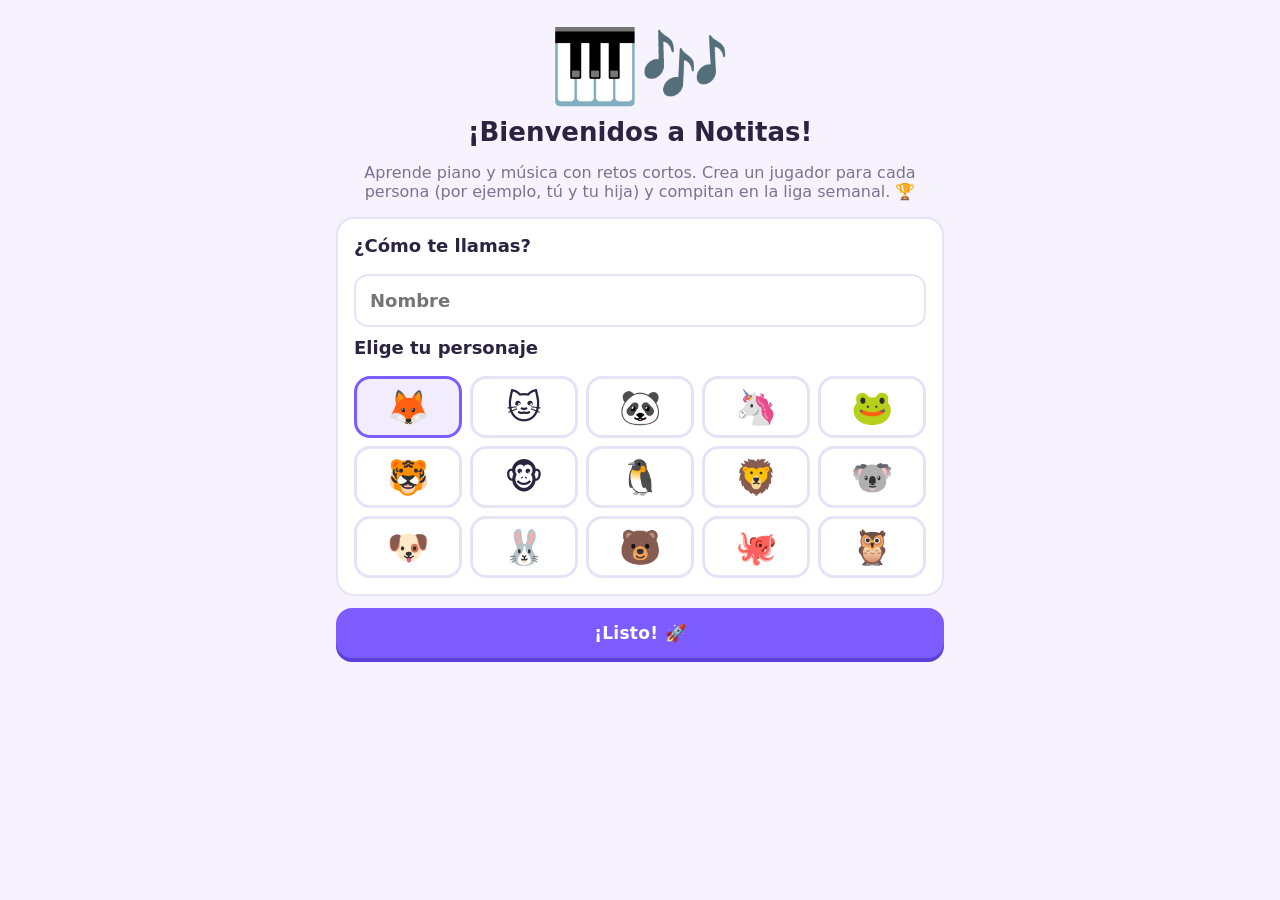
<file: index.html>
<!doctype html>
<html lang="es">
<head>
  <meta charset="utf-8">
  <meta name="viewport" content="width=device-width, initial-scale=1, viewport-fit=cover">
  <title>Notitas · Piano y música</title>
  <meta name="description" content="Aprende piano y música jugando, con retos diarios y liga familiar.">
  <meta name="theme-color" content="#7c5cff">
  <meta name="apple-mobile-web-app-capable" content="yes">
  <meta name="mobile-web-app-capable" content="yes">
  <meta name="apple-mobile-web-app-status-bar-style" content="default">
  <meta name="apple-mobile-web-app-title" content="Notitas">
  <link rel="manifest" href="manifest.webmanifest">
  <link rel="icon" href="icons/icon.svg" type="image/svg+xml">
  <link rel="apple-touch-icon" href="icons/icon-180.png">
  <link rel="stylesheet" href="styles.css">
</head>
<body>
  <div id="app"></div>
  <div id="toasts"></div>
  <script src="app.js"></script>
</body>
</html>
</file>
<file: styles.css>
:root {
  --bg: #f6f3ff;
  --card: #ffffff;
  --ink: #2b2340;
  --muted: #7a7290;
  --line: #e7e2f5;
  --primary: #7c5cff;
  --primary-d: #5b3fd6;
  --ok: #22c55e;
  --ok-d: #15994a;
  --ok-bg: #dcfce7;
  --bad: #ef4444;
  --bad-d: #c62828;
  --bad-bg: #fee2e2;
  --gold: #fbbf24;
  --c: var(--primary);
  --radius: 18px;
}

* { box-sizing: border-box; }
html, body { margin: 0; }
body {
  background: var(--bg);
  color: var(--ink);
  font-family: ui-rounded, "SF Pro Rounded", "Nunito", system-ui, -apple-system, "Segoe UI", sans-serif;
  -webkit-tap-highlight-color: transparent;
  -webkit-font-smoothing: antialiased;
  overscroll-behavior-y: none;
}
button { font: inherit; color: inherit; cursor: pointer; touch-action: manipulation; }
input, textarea { font: inherit; }

#app {
  max-width: 640px;
  margin: 0 auto;
  min-height: 100vh;
  min-height: 100dvh;
  display: flex;
  flex-direction: column;
}
.page { flex: 1; padding: 12px 16px calc(100px + env(safe-area-inset-bottom)); }

/* ---------- Botones ---------- */
.btn {
  display: inline-flex; align-items: center; justify-content: center; gap: 8px;
  border: none; border-radius: 16px;
  padding: 15px 20px;
  font-size: 17px; font-weight: 800; letter-spacing: .3px;
  background: var(--primary); color: #fff;
  box-shadow: 0 4px 0 var(--primary-d);
  transition: transform .06s, box-shadow .06s, filter .15s;
  user-select: none;
}
.btn:active { transform: translateY(4px); box-shadow: 0 0 0 transparent; }
.btn[disabled] { background: #d9d4e6; box-shadow: 0 4px 0 #c3bcd6; color: #fff; cursor: default; }
.btn.block { width: 100%; }
.btn.ok { background: var(--ok); box-shadow: 0 4px 0 var(--ok-d); }
.btn.bad { background: var(--bad); box-shadow: 0 4px 0 var(--bad-d); }
.btn.gold { background: var(--gold); box-shadow: 0 4px 0 #d69a00; color: #4a3500; }
.btn.ghost { background: #fff; color: var(--primary); box-shadow: 0 4px 0 var(--line); border: 2px solid var(--line); }
.btn.small { padding: 10px 14px; font-size: 15px; }
.icon-btn { background: none; border: none; font-size: 24px; padding: 6px 10px; color: var(--muted); }

/* ---------- Barra superior ---------- */
.topbar {
  position: sticky; top: 0; z-index: 10;
  display: flex; align-items: center; justify-content: space-between; gap: 10px;
  padding: calc(env(safe-area-inset-top) + 10px) 16px 10px;
  background: rgba(246, 243, 255, .92);
  backdrop-filter: blur(10px); -webkit-backdrop-filter: blur(10px);
  border-bottom: 2px solid var(--line);
}
.player-chip {
  display: flex; align-items: center; gap: 8px;
  background: #fff; border: 2px solid var(--line); border-radius: 999px;
  padding: 4px 12px 4px 4px; font-weight: 800;
}
.player-chip .av { font-size: 24px; width: 34px; height: 34px; display: grid; place-items: center; background: var(--bg); border-radius: 50%; }
.stats { display: flex; gap: 12px; font-weight: 800; font-size: 17px; }
.stat.fire { color: #f97316; }
.stat.star { color: #d69a00; }
.stat.off { filter: grayscale(1); opacity: .5; }

/* ---------- Barra de pestañas ---------- */
.tabbar {
  position: fixed; left: 0; right: 0; bottom: 0; z-index: 10;
  background: #fff; border-top: 2px solid var(--line);
  padding-bottom: env(safe-area-inset-bottom);
}
.tabbar-inner { max-width: 640px; margin: 0 auto; display: flex; }
.tab {
  flex: 1; background: none; border: none; padding: 10px 4px 12px;
  display: flex; flex-direction: column; align-items: center; gap: 2px;
  font-size: 12px; font-weight: 800; color: var(--muted);
}
.tab .ti { font-size: 26px; filter: grayscale(.7); opacity: .7; transition: transform .15s; }
.tab.active { color: var(--primary); }
.tab.active .ti { filter: none; opacity: 1; transform: scale(1.12); }

/* ---------- Tarjetas ---------- */
.card {
  background: var(--card); border: 2px solid var(--line); border-radius: var(--radius);
  padding: 16px; margin: 12px 0;
}
.card h3 { margin: 0 0 8px; font-size: 18px; }
.muted { color: var(--muted); }
.center { text-align: center; }
h1.title { font-size: 26px; margin: 8px 0 4px; }

.goal { display: flex; align-items: center; gap: 14px; }
.goal .gi { font-size: 34px; }
.goal .gb { flex: 1; }
.progress { height: 14px; background: var(--line); border-radius: 999px; overflow: hidden; }
.progress > div { height: 100%; background: var(--gold); border-radius: 999px; transition: width .4s; }

/* ---------- Camino de lecciones ---------- */
.unit-head {
  background: var(--c); color: #fff; border-radius: var(--radius);
  padding: 16px 18px; margin: 22px 0 8px;
  box-shadow: 0 4px 0 rgba(0,0,0,.18);
  display: flex; align-items: center; gap: 14px;
}
.unit-head .ui { font-size: 36px; }
.unit-head h2 { margin: 0; font-size: 20px; }
.unit-head p { margin: 2px 0 0; opacity: .9; font-weight: 600; }
.path { display: flex; flex-direction: column; align-items: center; padding: 8px 0 4px; }
.node-wrap { display: flex; flex-direction: column; align-items: center; margin: 8px 0; position: relative; }
.node {
  width: 76px; height: 76px; border-radius: 50%; border: none;
  background: var(--c); color: #fff; font-size: 32px;
  box-shadow: 0 7px 0 rgba(0,0,0,.22);
  display: grid; place-items: center;
  transition: transform .08s;
}
.node:active { transform: translateY(5px); box-shadow: 0 2px 0 rgba(0,0,0,.22); }
.node.locked { background: #ddd8e8; box-shadow: 0 7px 0 #c6bfd6; color: #9e96b3; }
.node.current { animation: pulse 1.6s infinite; }
.node-label { font-weight: 800; font-size: 13px; margin-top: 10px; color: var(--ink); max-width: 140px; text-align: center; }
.node-label.locked { color: #aaa3bd; }
.node-stars { font-size: 13px; letter-spacing: 1px; height: 16px; }
.start-bubble {
  position: absolute; top: -34px; background: #fff; color: var(--c); border: 2px solid var(--line);
  font-weight: 900; font-size: 13px; padding: 4px 10px; border-radius: 10px; white-space: nowrap;
  animation: bob 1.2s ease-in-out infinite;
}
@keyframes pulse { 0%,100% { box-shadow: 0 7px 0 rgba(0,0,0,.22), 0 0 0 0 color-mix(in srgb, var(--c) 50%, transparent); } 50% { box-shadow: 0 7px 0 rgba(0,0,0,.22), 0 0 0 12px transparent; } }
@keyframes bob { 0%,100% { transform: translateY(0); } 50% { transform: translateY(-4px); } }

/* ---------- Lección ---------- */
.lesson { display: flex; flex-direction: column; min-height: 100vh; min-height: 100dvh; }
.lesson-top {
  display: flex; align-items: center; gap: 10px;
  padding: calc(env(safe-area-inset-top) + 10px) 12px 8px;
}
.bar { flex: 1; height: 16px; background: var(--line); border-radius: 999px; overflow: hidden; }
.bar-fill { height: 100%; width: 0; background: var(--c); border-radius: 999px; transition: width .35s; }
.bar-fill.timer { background: var(--gold); transition: width .1s linear; }
.hearts { font-weight: 900; color: var(--bad); font-size: 18px; min-width: 52px; text-align: right; }
.score { font-weight: 900; font-size: 18px; min-width: 60px; text-align: right; color: var(--primary); }
.lesson-body { flex: 1; padding: 8px 16px 16px; display: flex; flex-direction: column; }
.ex { display: flex; flex-direction: column; gap: 14px; flex: 1; }
.q-title { font-size: 22px; margin: 8px 0 0; }
.big-name {
  align-self: center; font-size: 44px; font-weight: 900; color: var(--c);
  background: #fff; border: 2px solid var(--line); border-radius: 20px; padding: 6px 28px;
}
.lesson-foot {
  padding: 16px 16px calc(16px + env(safe-area-inset-bottom));
  display: flex; flex-direction: column; gap: 12px;
  min-height: 20px;
}
.lesson-foot.ok { background: var(--ok-bg); animation: slideUp .2s; }
.lesson-foot.bad { background: var(--bad-bg); animation: slideUp .2s; }
.fb-msg { font-weight: 900; font-size: 20px; }
.fb-msg small { display: block; font-size: 16px; font-weight: 700; margin-top: 2px; }
.ok .fb-msg { color: var(--ok-d); }
.bad .fb-msg { color: var(--bad-d); }
@keyframes slideUp { from { transform: translateY(40px); opacity: 0; } to { transform: none; opacity: 1; } }
.fade-in { animation: fadeIn .25s; }
@keyframes fadeIn { from { opacity: 0; transform: translateY(8px); } to { opacity: 1; transform: none; } }

/* Opciones */
.opts { display: grid; grid-template-columns: 1fr 1fr; gap: 12px; margin-top: auto; }
.opts.one { grid-template-columns: 1fr; }
.opt {
  background: #fff; border: 2px solid var(--line); border-radius: 16px;
  box-shadow: 0 4px 0 var(--line);
  padding: 18px 10px; font-size: 22px; font-weight: 800;
  transition: transform .06s;
}
.opt.text { font-size: 17px; padding: 16px 12px; }
.opt:active { transform: translateY(3px); box-shadow: 0 1px 0 var(--line); }
.opt.good { background: var(--ok-bg); border-color: var(--ok); box-shadow: 0 4px 0 var(--ok); color: var(--ok-d); }
.opt.bad { background: var(--bad-bg); border-color: var(--bad); box-shadow: 0 4px 0 var(--bad); color: var(--bad-d); animation: shake .35s; }
@keyframes shake { 0%,100% { transform: translateX(0); } 25% { transform: translateX(-6px); } 75% { transform: translateX(6px); } }
.shake { animation: shake .35s; }

.listen {
  align-self: center; width: 120px; height: 120px; border-radius: 50%; border: none;
  background: var(--c); color: #fff; font-size: 50px; box-shadow: 0 7px 0 rgba(0,0,0,.22);
}
.listen:active { transform: translateY(5px); box-shadow: 0 2px 0 rgba(0,0,0,.22); }

/* Piano */
.piano {
  position: relative; display: flex; width: 100%; height: 190px; margin: 4px auto 0;
  user-select: none; -webkit-user-select: none; touch-action: none;
  padding: 0 2px;
}
.piano.short { height: 160px; }
.key { border: none; padding: 0; -webkit-touch-callout: none; }
.key.white {
  flex: 1; margin: 0 1.5px; background: #fff;
  border: 2px solid #d6d0e6; border-top: none; border-radius: 0 0 12px 12px;
  box-shadow: inset 0 -7px 0 #ebe7f5;
  display: flex; align-items: flex-end; justify-content: center; padding-bottom: 12px;
  font-weight: 800; font-size: 14px; color: var(--muted);
}
.key.black {
  position: absolute; top: 0; height: 60%; z-index: 2;
  background: #2b2340; border-radius: 0 0 8px 8px;
  box-shadow: inset 0 -6px 0 #0d0a16;
  display: flex; align-items: flex-end; justify-content: center; padding-bottom: 8px;
  font-size: 10px; font-weight: 800; color: #cfc8e6;
}
.key.down { filter: brightness(.85); }
.key.white.down { box-shadow: inset 0 -2px 0 #ebe7f5; }
.key.hl { background: #ffd84d !important; color: #4a3500; }
.key.sel { background: #b8a4ff !important; color: #fff; }
.key.good { background: var(--ok) !important; color: #fff; }
.key.bad { background: var(--bad) !important; color: #fff; }
.key.next { animation: glow 1s infinite; }
@keyframes glow { 0%,100% { background: #fff7c2; } 50% { background: #ffd84d; } }
.key.black.next { animation: glowb 1s infinite; }
@keyframes glowb { 0%,100% { background: #6b5a1c; } 50% { background: #ffd84d; } }

/* Pentagrama y figuras */
.staff { width: 100%; max-width: 420px; align-self: center; background: #fff; border: 2px solid var(--line); border-radius: 18px; }
.staff .clef { font-family: "Apple Symbols", "Noto Music", "Bravura", "Segoe UI Symbol", serif; }
.figs { display: flex; align-items: center; justify-content: center; gap: 6px; background: #fff; border: 2px solid var(--line); border-radius: 18px; padding: 10px; flex-wrap: wrap; }
.figs .plus { font-size: 34px; font-weight: 900; color: var(--muted); }
.fig { width: 54px; height: 96px; }
.fig-lbl { display: flex; flex-direction: column; align-items: center; font-weight: 800; font-size: 13px; }

/* Chips de melodía */
.chips { display: flex; flex-wrap: wrap; gap: 6px; justify-content: center; }
.chip {
  background: #fff; border: 2px solid var(--line); border-radius: 10px;
  padding: 5px 9px; font-weight: 800; font-size: 15px; color: var(--muted);
}
.chip.cur { border-color: var(--c); color: var(--c); transform: scale(1.12); background: #fffbe6; }
.chip.done { background: var(--ok-bg); border-color: var(--ok); color: var(--ok-d); }
.row { display: flex; gap: 10px; align-items: center; justify-content: center; flex-wrap: wrap; }
.hint-chips { display: flex; gap: 8px; justify-content: center; }

.info-card {
  background: #fff; border: 2px solid var(--line); border-radius: 20px; padding: 18px;
  font-size: 19px; line-height: 1.45; font-weight: 600;
}
.info-card .ii { font-size: 46px; display: block; text-align: center; margin-bottom: 6px; }

/* Fin de lección */
.end { flex: 1; display: flex; flex-direction: column; align-items: center; justify-content: center; gap: 14px; padding: 24px 16px calc(24px + env(safe-area-inset-bottom)); text-align: center; }
.end .big { font-size: 84px; animation: pop .5s; }
.end h1 { margin: 0; font-size: 30px; }
.stars-big { font-size: 44px; letter-spacing: 6px; }
.stars-big .off { filter: grayscale(1); opacity: .3; }
.tiles { display: grid; grid-template-columns: repeat(3, 1fr); gap: 10px; width: 100%; }
.tile { border-radius: 16px; border: 2px solid var(--tc, var(--gold)); background: #fff; overflow: hidden; }
.tile .tl { background: var(--tc, var(--gold)); color: #fff; font-weight: 900; font-size: 12px; padding: 4px; text-transform: uppercase; }
.tile .tv { font-weight: 900; font-size: 24px; padding: 10px 4px; }
@keyframes pop { 0% { transform: scale(.3); } 70% { transform: scale(1.15); } 100% { transform: scale(1); } }

/* Liga */
.rank { display: flex; align-items: center; gap: 12px; padding: 12px; border-radius: 16px; background: #fff; border: 2px solid var(--line); margin: 8px 0; }
.rank.me { border-color: var(--primary); background: #f1edff; }
.rank .pos { font-size: 24px; width: 34px; text-align: center; font-weight: 900; color: var(--muted); }
.rank .av { font-size: 30px; }
.rank .nm { flex: 1; font-weight: 800; }
.rank .nm small { display: block; color: var(--muted); font-weight: 700; font-size: 13px; }
.rank .pts { font-weight: 900; font-size: 20px; color: var(--primary); }

/* Perfiles */
.players { display: grid; grid-template-columns: repeat(auto-fill, minmax(140px, 1fr)); gap: 12px; }
.pcard { background: #fff; border: 2px solid var(--line); border-radius: 20px; box-shadow: 0 5px 0 var(--line); padding: 18px 10px; text-align: center; font-weight: 800; font-size: 18px; }
.pcard .av { font-size: 54px; display: block; }
.pcard small { display: block; color: var(--muted); font-size: 13px; }
.avatars { display: grid; grid-template-columns: repeat(5, 1fr); gap: 8px; }
.avatar-opt { font-size: 34px; background: #fff; border: 3px solid var(--line); border-radius: 16px; padding: 8px 0; }
.avatar-opt.sel { border-color: var(--primary); background: #f1edff; }
.field { width: 100%; padding: 14px; border-radius: 14px; border: 2px solid var(--line); font-size: 18px; font-weight: 700; background: #fff; color: var(--ink); }
textarea.field { min-height: 90px; font-size: 14px; font-family: ui-monospace, monospace; }

.badges { display: grid; grid-template-columns: repeat(auto-fill, minmax(92px, 1fr)); gap: 10px; }
.badge { text-align: center; background: #fff; border: 2px solid var(--line); border-radius: 16px; padding: 10px 6px; font-size: 12px; font-weight: 800; }
.badge .bi { font-size: 34px; display: block; }
.badge.off { opacity: .4; filter: grayscale(1); }

.setting { display: flex; align-items: center; justify-content: space-between; gap: 12px; padding: 12px 0; border-bottom: 2px solid var(--line); font-weight: 700; }
.setting:last-child { border-bottom: none; }
.seg { display: flex; background: var(--bg); border-radius: 12px; padding: 3px; }
.seg button { border: none; background: none; padding: 8px 12px; border-radius: 10px; font-weight: 800; color: var(--muted); }
.seg button.on { background: #fff; color: var(--primary); box-shadow: 0 2px 0 var(--line); }
.stack { display: flex; flex-direction: column; gap: 10px; }

/* Toasts y confeti */
#toasts { position: fixed; top: calc(env(safe-area-inset-top) + 12px); left: 0; right: 0; display: flex; flex-direction: column; align-items: center; gap: 8px; z-index: 100; pointer-events: none; }
.toast { background: var(--ink); color: #fff; padding: 12px 18px; border-radius: 14px; font-weight: 800; box-shadow: 0 6px 20px rgba(0,0,0,.2); animation: slideDown .25s; max-width: 90vw; text-align: center; }
@keyframes slideDown { from { transform: translateY(-20px); opacity: 0; } to { transform: none; opacity: 1; } }
.confetti { position: fixed; top: -12px; width: 10px; height: 14px; z-index: 99; pointer-events: none; animation: fall linear forwards; border-radius: 2px; }
@keyframes fall { to { transform: translateY(110vh) rotate(720deg); } }
.flash-ok { animation: flashOk .3s; }
.flash-bad { animation: flashBad .4s; }
@keyframes flashOk { 50% { background: var(--ok-bg); } }
@keyframes flashBad { 50% { background: var(--bad-bg); } }
.combo { font-weight: 900; color: #f97316; text-align: center; min-height: 22px; }

@media (min-width: 700px) {
  .piano { height: 220px; }
  .q-title { font-size: 26px; }
}
@media (max-height: 640px) {
  .piano { height: 150px; }
  .listen { width: 96px; height: 96px; font-size: 40px; }
}

/* Banner de nivel */
.level-banner {
  display: flex; align-items: center; justify-content: center; gap: 10px;
  margin: 34px 0 6px; font-weight: 900; font-size: 20px; color: var(--ink);
  text-transform: uppercase; letter-spacing: .5px;
}
.level-banner::before, .level-banner::after { content: ''; flex: 1; height: 3px; background: var(--line); border-radius: 3px; }
.level-banner span { font-size: 30px; }

/* ---------- Banda pixel ---------- */
.band { padding: 14px; }
.band-head { display: flex; align-items: baseline; justify-content: space-between; gap: 8px; margin-bottom: 8px; }
.band-head h3 { margin: 0; }
.band-head .muted { font-size: 13px; font-weight: 700; }
.band-canvas { display: block; width: 100%; height: auto; aspect-ratio: 176 / 72; image-rendering: pixelated; image-rendering: crisp-edges; border-radius: 12px; background: #2b2350; cursor: pointer; }
.band-canvas.compact { width: min(100%, 300px); }
.band-list { display: grid; gap: 6px; margin-top: 10px; }
.band-row { display: flex; align-items: center; gap: 8px; font-size: 14px; min-width: 0; }
.band-row b { white-space: nowrap; }
.band-job { color: var(--muted); font-weight: 600; overflow: hidden; text-overflow: ellipsis; white-space: nowrap; }
.band-dot { width: 8px; height: 8px; border-radius: 2px; flex: none; opacity: .35; }
.band-row.busy .band-dot { opacity: 1; animation: band-pulse 1s infinite; }
@keyframes band-pulse { 50% { transform: scale(1.4); } }
@media (prefers-reduced-motion: reduce) { .band-row.busy .band-dot { animation: none; } }
</file>
